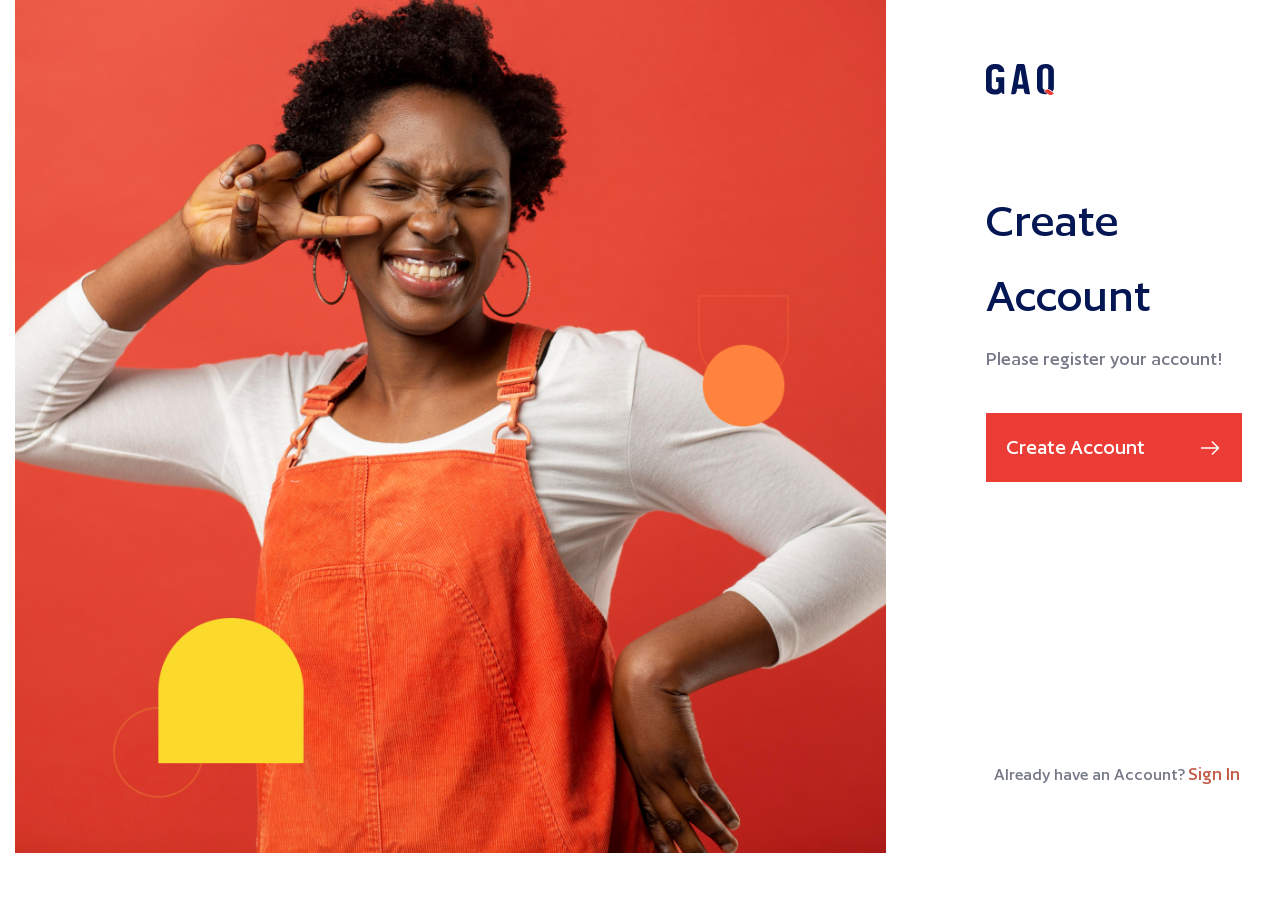
<file: index.html>
<!DOCTYPE html>
<html lang="en">

<head>
	<meta charset="UTF-8">
	<meta http-equiv="X-UA-Compatible" content="IE=edge">
	<meta name="viewport" content="width=device-width, initial-scale=1.0">
	<title>Tailwind</title>
	<link rel="stylesheet" href="css/main.css">

</head>

<body class="main_body">
	<header id="header" class="">
		<div class="container flex gap-[6.25rem]">
			<div class="">
				<img src="img/main_img.jpg" alt="human smile">
			</div>
			<div class="pt-16 pb-[3.5rem] flex flex-col justify-between">

				<div class="">
					<a href=""><img class="mb-[5.5rem]" src="img/logo.svg" alt=""></a>

					<h2 class="text-blue text-[3.125rem] font-medium pb-3">Create Account</h2>
					<p class="pb-10 text-gray text-xl">Please register your account!</p>
					<a href="./form.html" class="btn bg-red hover:bg-rose-600 flex justify-between duration-150 items-center gap-10 w-64 text-white text-[1.375rem] py-[1.125rem] px-5">
						<span>Create Account</span>
						<svg width="24" height="24" viewBox="0 0 24 24" fill="none" xmlns="http://www.w3.org/2000/svg">
							<path
								d="M14.43 18.8201C14.24 18.8201 14.05 18.7501 13.9 18.6001C13.61 18.3101 13.61 17.8301 13.9 17.5401L19.44 12.0001L13.9 6.46012C13.61 6.17012 13.61 5.69012 13.9 5.40012C14.19 5.11012 14.67 5.11012 14.96 5.40012L21.03 11.4701C21.32 11.7601 21.32 12.2401 21.03 12.5301L14.96 18.6001C14.81 18.7501 14.62 18.8201 14.43 18.8201Z"
								fill="white" />
							<path
								d="M20.33 12.75H3.5C3.09 12.75 2.75 12.41 2.75 12C2.75 11.59 3.09 11.25 3.5 11.25H20.33C20.74 11.25 21.08 11.59 21.08 12C21.08 12.41 20.74 12.75 20.33 12.75Z"
								fill="white" />
						</svg>
					</a>

				</div>

				<a href="#" class="p-2">
					<span class="text-gray text-lg">Already have an Account?</span>
					<span class="text-redOrange text-xl  font-medium" href="">Sign In</span>
				</a>

			</div>
		</div>
	</header>
</body>

</html>
</file>
<file: css/main.css>
/*
! tailwindcss v3.0.24 | MIT License | https://tailwindcss.com
*/

/*
1. Prevent padding and border from affecting element width. (https://github.com/mozdevs/cssremedy/issues/4)
2. Allow adding a border to an element by just adding a border-width. (https://github.com/tailwindcss/tailwindcss/pull/116)
*/

*,
::before,
::after {
  box-sizing: border-box;
  /* 1 */
  border-width: 0;
  /* 2 */
  border-style: solid;
  /* 2 */
  border-color: currentColor;
  /* 2 */
}

::before,
::after {
  --tw-content: '';
}

/*
1. Use a consistent sensible line-height in all browsers.
2. Prevent adjustments of font size after orientation changes in iOS.
3. Use a more readable tab size.
4. Use the user's configured `sans` font-family by default.
*/

html {
  line-height: 1.5;
  /* 1 */
  -webkit-text-size-adjust: 100%;
  /* 2 */
  -moz-tab-size: 4;
  /* 3 */
  -o-tab-size: 4;
     tab-size: 4;
  /* 3 */
  font-family: ui-sans-serif, system-ui, -apple-system, BlinkMacSystemFont, "Segoe UI", Roboto, "Helvetica Neue", Arial, "Noto Sans", sans-serif, "Apple Color Emoji", "Segoe UI Emoji", "Segoe UI Symbol", "Noto Color Emoji";
  /* 4 */
}

/*
1. Remove the margin in all browsers.
2. Inherit line-height from `html` so users can set them as a class directly on the `html` element.
*/

body {
  margin: 0;
  /* 1 */
  line-height: inherit;
  /* 2 */
}

/*
1. Add the correct height in Firefox.
2. Correct the inheritance of border color in Firefox. (https://bugzilla.mozilla.org/show_bug.cgi?id=190655)
3. Ensure horizontal rules are visible by default.
*/

hr {
  height: 0;
  /* 1 */
  color: inherit;
  /* 2 */
  border-top-width: 1px;
  /* 3 */
}

/*
Add the correct text decoration in Chrome, Edge, and Safari.
*/

abbr:where([title]) {
  -webkit-text-decoration: underline dotted;
          text-decoration: underline dotted;
}

/*
Remove the default font size and weight for headings.
*/

h1,
h2,
h3,
h4,
h5,
h6 {
  font-size: inherit;
  font-weight: inherit;
}

/*
Reset links to optimize for opt-in styling instead of opt-out.
*/

a {
  color: inherit;
  text-decoration: inherit;
}

/*
Add the correct font weight in Edge and Safari.
*/

b,
strong {
  font-weight: bolder;
}

/*
1. Use the user's configured `mono` font family by default.
2. Correct the odd `em` font sizing in all browsers.
*/

code,
kbd,
samp,
pre {
  font-family: ui-monospace, SFMono-Regular, Menlo, Monaco, Consolas, "Liberation Mono", "Courier New", monospace;
  /* 1 */
  font-size: 1em;
  /* 2 */
}

/*
Add the correct font size in all browsers.
*/

small {
  font-size: 80%;
}

/*
Prevent `sub` and `sup` elements from affecting the line height in all browsers.
*/

sub,
sup {
  font-size: 75%;
  line-height: 0;
  position: relative;
  vertical-align: baseline;
}

sub {
  bottom: -0.25em;
}

sup {
  top: -0.5em;
}

/*
1. Remove text indentation from table contents in Chrome and Safari. (https://bugs.chromium.org/p/chromium/issues/detail?id=999088, https://bugs.webkit.org/show_bug.cgi?id=201297)
2. Correct table border color inheritance in all Chrome and Safari. (https://bugs.chromium.org/p/chromium/issues/detail?id=935729, https://bugs.webkit.org/show_bug.cgi?id=195016)
3. Remove gaps between table borders by default.
*/

table {
  text-indent: 0;
  /* 1 */
  border-color: inherit;
  /* 2 */
  border-collapse: collapse;
  /* 3 */
}

/*
1. Change the font styles in all browsers.
2. Remove the margin in Firefox and Safari.
3. Remove default padding in all browsers.
*/

button,
input,
optgroup,
select,
textarea {
  font-family: inherit;
  /* 1 */
  font-size: 100%;
  /* 1 */
  line-height: inherit;
  /* 1 */
  color: inherit;
  /* 1 */
  margin: 0;
  /* 2 */
  padding: 0;
  /* 3 */
}

/*
Remove the inheritance of text transform in Edge and Firefox.
*/

button,
select {
  text-transform: none;
}

/*
1. Correct the inability to style clickable types in iOS and Safari.
2. Remove default button styles.
*/

button,
[type='button'],
[type='reset'],
[type='submit'] {
  -webkit-appearance: button;
  /* 1 */
  background-color: transparent;
  /* 2 */
  background-image: none;
  /* 2 */
}

/*
Use the modern Firefox focus style for all focusable elements.
*/

:-moz-focusring {
  outline: auto;
}

/*
Remove the additional `:invalid` styles in Firefox. (https://github.com/mozilla/gecko-dev/blob/2f9eacd9d3d995c937b4251a5557d95d494c9be1/layout/style/res/forms.css#L728-L737)
*/

:-moz-ui-invalid {
  box-shadow: none;
}

/*
Add the correct vertical alignment in Chrome and Firefox.
*/

progress {
  vertical-align: baseline;
}

/*
Correct the cursor style of increment and decrement buttons in Safari.
*/

::-webkit-inner-spin-button,
::-webkit-outer-spin-button {
  height: auto;
}

/*
1. Correct the odd appearance in Chrome and Safari.
2. Correct the outline style in Safari.
*/

[type='search'] {
  -webkit-appearance: textfield;
  /* 1 */
  outline-offset: -2px;
  /* 2 */
}

/*
Remove the inner padding in Chrome and Safari on macOS.
*/

::-webkit-search-decoration {
  -webkit-appearance: none;
}

/*
1. Correct the inability to style clickable types in iOS and Safari.
2. Change font properties to `inherit` in Safari.
*/

::-webkit-file-upload-button {
  -webkit-appearance: button;
  /* 1 */
  font: inherit;
  /* 2 */
}

/*
Add the correct display in Chrome and Safari.
*/

summary {
  display: list-item;
}

/*
Removes the default spacing and border for appropriate elements.
*/

blockquote,
dl,
dd,
h1,
h2,
h3,
h4,
h5,
h6,
hr,
figure,
p,
pre {
  margin: 0;
}

fieldset {
  margin: 0;
  padding: 0;
}

legend {
  padding: 0;
}

ol,
ul,
menu {
  list-style: none;
  margin: 0;
  padding: 0;
}

/*
Prevent resizing textareas horizontally by default.
*/

textarea {
  resize: vertical;
}

/*
1. Reset the default placeholder opacity in Firefox. (https://github.com/tailwindlabs/tailwindcss/issues/3300)
2. Set the default placeholder color to the user's configured gray 400 color.
*/

input::-moz-placeholder, textarea::-moz-placeholder {
  opacity: 1;
  /* 1 */
  color: #9ca3af;
  /* 2 */
}

input:-ms-input-placeholder, textarea:-ms-input-placeholder {
  opacity: 1;
  /* 1 */
  color: #9ca3af;
  /* 2 */
}

input::placeholder,
textarea::placeholder {
  opacity: 1;
  /* 1 */
  color: #9ca3af;
  /* 2 */
}

/*
Set the default cursor for buttons.
*/

button,
[role="button"] {
  cursor: pointer;
}

/*
Make sure disabled buttons don't get the pointer cursor.
*/

:disabled {
  cursor: default;
}

/*
1. Make replaced elements `display: block` by default. (https://github.com/mozdevs/cssremedy/issues/14)
2. Add `vertical-align: middle` to align replaced elements more sensibly by default. (https://github.com/jensimmons/cssremedy/issues/14#issuecomment-634934210)
   This can trigger a poorly considered lint error in some tools but is included by design.
*/

img,
svg,
video,
canvas,
audio,
iframe,
embed,
object {
  display: block;
  /* 1 */
  vertical-align: middle;
  /* 2 */
}

/*
Constrain images and videos to the parent width and preserve their intrinsic aspect ratio. (https://github.com/mozdevs/cssremedy/issues/14)
*/

img,
video {
  max-width: 100%;
  height: auto;
}

/*
Ensure the default browser behavior of the `hidden` attribute.
*/

[hidden] {
  display: none;
}

body {
  font-family: 'Author', sans-serif;
}

*, ::before, ::after {
  --tw-translate-x: 0;
  --tw-translate-y: 0;
  --tw-rotate: 0;
  --tw-skew-x: 0;
  --tw-skew-y: 0;
  --tw-scale-x: 1;
  --tw-scale-y: 1;
  --tw-pan-x:  ;
  --tw-pan-y:  ;
  --tw-pinch-zoom:  ;
  --tw-scroll-snap-strictness: proximity;
  --tw-ordinal:  ;
  --tw-slashed-zero:  ;
  --tw-numeric-figure:  ;
  --tw-numeric-spacing:  ;
  --tw-numeric-fraction:  ;
  --tw-ring-inset:  ;
  --tw-ring-offset-width: 0px;
  --tw-ring-offset-color: #fff;
  --tw-ring-color: rgb(59 130 246 / 0.5);
  --tw-ring-offset-shadow: 0 0 #0000;
  --tw-ring-shadow: 0 0 #0000;
  --tw-shadow: 0 0 #0000;
  --tw-shadow-colored: 0 0 #0000;
  --tw-blur:  ;
  --tw-brightness:  ;
  --tw-contrast:  ;
  --tw-grayscale:  ;
  --tw-hue-rotate:  ;
  --tw-invert:  ;
  --tw-saturate:  ;
  --tw-sepia:  ;
  --tw-drop-shadow:  ;
  --tw-backdrop-blur:  ;
  --tw-backdrop-brightness:  ;
  --tw-backdrop-contrast:  ;
  --tw-backdrop-grayscale:  ;
  --tw-backdrop-hue-rotate:  ;
  --tw-backdrop-invert:  ;
  --tw-backdrop-opacity:  ;
  --tw-backdrop-saturate:  ;
  --tw-backdrop-sepia:  ;
}

.container {
  width: 100%;
  margin-right: auto;
  margin-left: auto;
  padding-right: 15px;
  padding-left: 15px;
  max-width: 1550px;
}

.mb-\[5\.5rem\] {
  margin-bottom: 5.5rem;
}

.flex {
  display: flex;
}

.w-64 {
  width: 16rem;
}

.flex-col {
  flex-direction: column;
}

.items-center {
  align-items: center;
}

.justify-between {
  justify-content: space-between;
}

.gap-\[6\.25rem\] {
  gap: 6.25rem;
}

.gap-10 {
  gap: 2.5rem;
}

.bg-red {
  --tw-bg-opacity: 1;
  background-color: rgb(235 61 53 / var(--tw-bg-opacity));
}

.p-1 {
  padding: 0.25rem;
}

.p-2 {
  padding: 0.5rem;
}

.py-\[1\.125rem\] {
  padding-top: 1.125rem;
  padding-bottom: 1.125rem;
}

.px-5 {
  padding-left: 1.25rem;
  padding-right: 1.25rem;
}

.pt-16 {
  padding-top: 4rem;
}

.pb-\[3\.75rem\] {
  padding-bottom: 3.75rem;
}

.pb-3 {
  padding-bottom: 0.75rem;
}

.pb-10 {
  padding-bottom: 2.5rem;
}

.pb-\[3\.5rem\] {
  padding-bottom: 3.5rem;
}

.text-\[3\.125rem\] {
  font-size: 3.125rem;
}

.text-xl {
  font-size: 1.25rem;
  line-height: 1.75rem;
}

.text-\[1\.375rem\] {
  font-size: 1.375rem;
}

.text-lg {
  font-size: 1.125rem;
  line-height: 1.75rem;
}

.font-medium {
  font-weight: 500;
}

.text-blue {
  --tw-text-opacity: 1;
  color: rgb(5 22 85 / var(--tw-text-opacity));
}

.text-gray {
  --tw-text-opacity: 1;
  color: rgb(116 120 135 / var(--tw-text-opacity));
}

.text-white {
  --tw-text-opacity: 1;
  color: rgb(255 255 255 / var(--tw-text-opacity));
}

.text-redOrange {
  --tw-text-opacity: 1;
  color: rgb(195 91 72 / var(--tw-text-opacity));
}

.duration-150 {
  transition-duration: 150ms;
}

@font-face {
  font-family: 'Author';

  src: url(../font/Author-Regualar.ttf);

  font-weight: 375;
}

@font-face {
  font-family: 'Author';

  src: url(../font/Author-Medium.ttf);

  font-weight: 494;
}

.burger {
  height: 20px;
  position: relative;
  width: 30px;
}

.burger-line {
  display: flex;
  width: 30px;
  border-radius: 2px;
  height: 2px;
  background: #d70026;
  transition: 0.3s all ease;
}

.top-line {
  position: absolute;
  left: 0;
  top: 0;
}

.mid-line {
  position: absolute;
  left: 0;
  top: 50%;
  transform: translate(0, -50%);
}

.bottom-line {
  position: absolute;
  left: 0;
  bottom: 0;
}

.burger.active > .top-line {
  transform: translateY(8px) rotate(45deg);
}

.burger.active > .mid-line {
  opacity: 0;
}

.burger.active > .bottom-line {
  transform: translateY(-10px) rotate(-45deg);
}

.hover\:bg-rose-600:hover {
  --tw-bg-opacity: 1;
  background-color: rgb(225 29 72 / var(--tw-bg-opacity));
}
</file>
